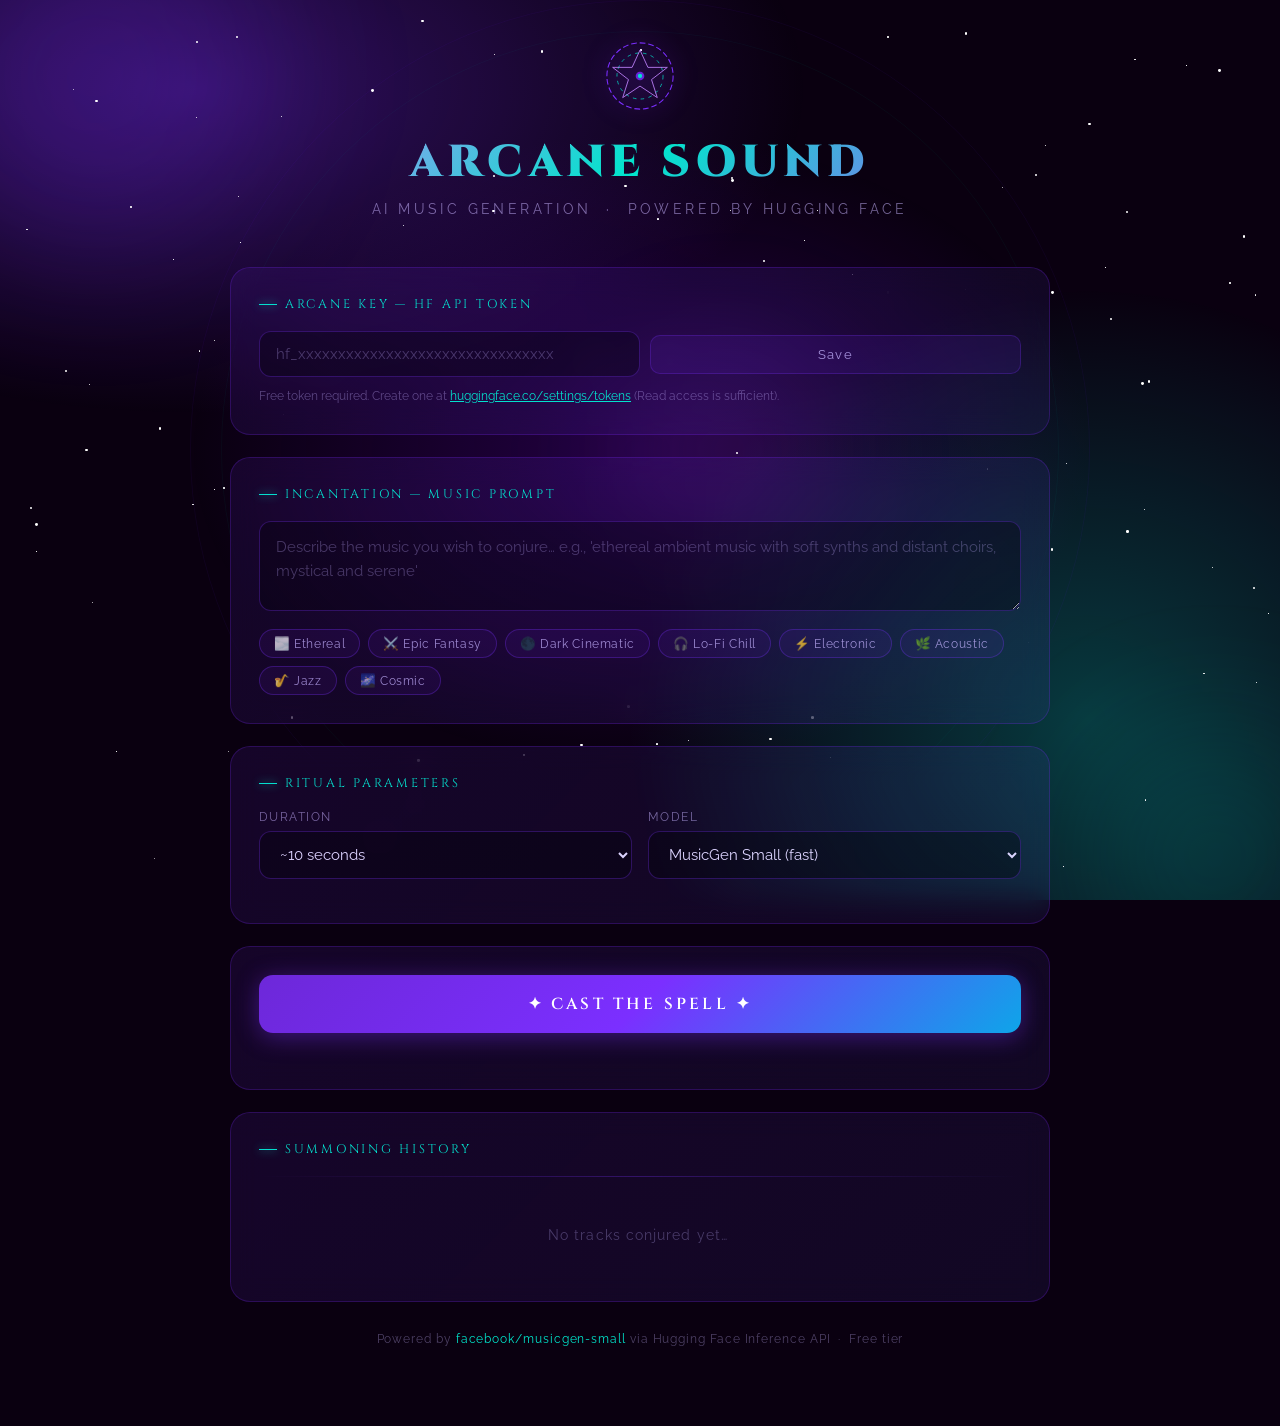
<file: music-generator.html>
<!DOCTYPE html>
<html lang="en">
<head>
    <meta charset="UTF-8">
    <meta name="viewport" content="width=device-width, initial-scale=1.0">
    <title>Arcane Sound — AI Music Generator</title>
    <style>
        @import url('https://fonts.googleapis.com/css2?family=Cinzel:wght@400;600;900&family=Raleway:wght@300;400;600&display=swap');

        :root {
            --purple: #7b2fff;
            --teal: #00e5cc;
            --deep: #0a0010;
            --mid: #120025;
            --surface: rgba(123, 47, 255, 0.07);
            --border: rgba(123, 47, 255, 0.25);
            --glow-purple: 0 0 30px rgba(123, 47, 255, 0.5);
            --glow-teal: 0 0 30px rgba(0, 229, 204, 0.5);
        }

        * { margin: 0; padding: 0; box-sizing: border-box; }

        body {
            font-family: 'Raleway', sans-serif;
            background: var(--deep);
            color: #e0d6ff;
            min-height: 100vh;
            overflow-x: hidden;
            position: relative;
        }

        /* Animated cosmic background */
        .cosmos {
            position: fixed;
            inset: 0;
            z-index: 0;
            pointer-events: none;
            overflow: hidden;
        }

        .cosmos::before {
            content: '';
            position: absolute;
            inset: 0;
            background:
                radial-gradient(ellipse 80% 60% at 15% 10%, rgba(123, 47, 255, 0.35) 0%, transparent 60%),
                radial-gradient(ellipse 60% 80% at 85% 80%, rgba(0, 229, 204, 0.25) 0%, transparent 60%),
                radial-gradient(ellipse 50% 50% at 50% 50%, rgba(60, 0, 120, 0.5) 0%, transparent 70%);
            animation: cosmosShift 14s ease-in-out infinite alternate;
        }

        @keyframes cosmosShift {
            0%   { opacity: 0.8; transform: scale(1); }
            100% { opacity: 1;   transform: scale(1.06); }
        }

        /* Floating orbs */
        .orb {
            position: absolute;
            border-radius: 50%;
            filter: blur(70px);
            animation: orbFloat linear infinite;
            pointer-events: none;
        }
        .orb1 { width: 350px; height: 350px; background: rgba(123,47,255,0.18); top: -100px; left: -80px; animation-duration: 20s; }
        .orb2 { width: 250px; height: 250px; background: rgba(0,229,204,0.12); bottom: -80px; right: -60px; animation-duration: 17s; animation-delay: -6s; }
        .orb3 { width: 180px; height: 180px; background: rgba(180,80,255,0.15); top: 40%; left: 50%; animation-duration: 25s; animation-delay: -10s; }

        @keyframes orbFloat {
            0%   { transform: translate(0,0) scale(1); }
            33%  { transform: translate(30px, -40px) scale(1.08); }
            66%  { transform: translate(-20px, 20px) scale(0.95); }
            100% { transform: translate(0,0) scale(1); }
        }

        /* Stars */
        .stars { position: absolute; inset: 0; }
        .star {
            position: absolute;
            border-radius: 50%;
            background: white;
            animation: twinkle ease-in-out infinite;
        }
        @keyframes twinkle {
            0%, 100% { opacity: 0.1; transform: scale(1); }
            50%       { opacity: 0.8; transform: scale(1.4); }
        }

        /* Sigil ring decoration */
        .sigil-ring {
            position: fixed;
            top: 50%;
            left: 50%;
            transform: translate(-50%, -50%);
            width: 900px;
            height: 900px;
            border-radius: 50%;
            border: 1px solid rgba(123, 47, 255, 0.06);
            pointer-events: none;
            z-index: 0;
            animation: sigilRotate 60s linear infinite;
        }
        .sigil-ring::before {
            content: '';
            position: absolute;
            inset: 30px;
            border-radius: 50%;
            border: 1px solid rgba(0, 229, 204, 0.04);
        }
        @keyframes sigilRotate { to { transform: translate(-50%, -50%) rotate(360deg); } }

        /* Layout */
        .wrapper {
            position: relative;
            z-index: 1;
            max-width: 860px;
            margin: 0 auto;
            padding: 40px 20px 80px;
        }

        /* Header */
        header {
            text-align: center;
            margin-bottom: 50px;
        }

        .logo-glyph {
            width: 72px;
            height: 72px;
            margin: 0 auto 20px;
            position: relative;
        }
        .logo-glyph svg {
            width: 100%;
            height: 100%;
            animation: glyphSpin 8s linear infinite;
            filter: drop-shadow(0 0 12px var(--purple));
        }
        @keyframes glyphSpin { to { transform: rotate(360deg); } }

        h1 {
            font-family: 'Cinzel', serif;
            font-size: clamp(1.8rem, 5vw, 2.8rem);
            font-weight: 900;
            letter-spacing: 0.12em;
            background: linear-gradient(135deg, #c084fc, var(--teal), #a855f7);
            -webkit-background-clip: text;
            -webkit-text-fill-color: transparent;
            background-clip: text;
            text-shadow: none;
            animation: titleShimmer 4s ease-in-out infinite alternate;
        }
        @keyframes titleShimmer {
            0%   { filter: brightness(1); }
            100% { filter: brightness(1.3); }
        }

        .subtitle {
            margin-top: 8px;
            font-size: 0.85rem;
            color: rgba(200, 180, 255, 0.55);
            letter-spacing: 0.25em;
            text-transform: uppercase;
        }

        /* Cards */
        .card {
            background: var(--surface);
            border: 1px solid var(--border);
            border-radius: 20px;
            padding: 28px;
            margin-bottom: 22px;
            backdrop-filter: blur(14px);
            position: relative;
            overflow: hidden;
            transition: border-color 0.3s;
        }
        .card::before {
            content: '';
            position: absolute;
            inset: 0;
            background: linear-gradient(135deg, rgba(123,47,255,0.04), rgba(0,229,204,0.02));
            pointer-events: none;
        }
        .card:hover { border-color: rgba(123, 47, 255, 0.45); }

        .card-title {
            font-family: 'Cinzel', serif;
            font-size: 0.78rem;
            letter-spacing: 0.22em;
            text-transform: uppercase;
            color: var(--teal);
            margin-bottom: 18px;
            display: flex;
            align-items: center;
            gap: 8px;
        }
        .card-title::before {
            content: '';
            display: inline-block;
            width: 18px;
            height: 1px;
            background: var(--teal);
            box-shadow: 0 0 8px var(--teal);
        }

        /* Token input */
        .token-row {
            display: flex;
            gap: 10px;
            align-items: center;
        }
        .token-row input {
            flex: 1;
        }
        .token-save {
            white-space: nowrap;
            padding: 12px 20px;
            font-size: 0.78rem;
        }

        /* Inputs */
        input, textarea, select {
            width: 100%;
            padding: 13px 16px;
            background: rgba(0,0,0,0.35);
            border: 1px solid rgba(123,47,255,0.3);
            border-radius: 12px;
            color: #e0d6ff;
            font-family: 'Raleway', sans-serif;
            font-size: 0.95rem;
            transition: border-color 0.3s, box-shadow 0.3s;
            outline: none;
        }
        input:focus, textarea:focus, select:focus {
            border-color: var(--purple);
            box-shadow: 0 0 0 3px rgba(123,47,255,0.15), var(--glow-purple);
        }
        input::placeholder, textarea::placeholder {
            color: rgba(200,180,255,0.3);
        }
        select option { background: #1a0035; }

        textarea {
            resize: vertical;
            min-height: 90px;
            line-height: 1.6;
        }

        /* Presets */
        .presets {
            display: flex;
            flex-wrap: wrap;
            gap: 8px;
            margin-top: 14px;
        }

        .preset-btn {
            padding: 6px 14px;
            border: 1px solid rgba(123,47,255,0.3);
            border-radius: 20px;
            background: rgba(123,47,255,0.08);
            color: rgba(200,180,255,0.75);
            font-family: 'Raleway', sans-serif;
            font-size: 0.78rem;
            cursor: pointer;
            transition: all 0.2s;
            letter-spacing: 0.05em;
        }
        .preset-btn:hover, .preset-btn.active {
            background: rgba(123,47,255,0.25);
            border-color: var(--purple);
            color: #e0d6ff;
            box-shadow: 0 0 12px rgba(123,47,255,0.35);
        }

        /* Controls row */
        .controls-row {
            display: grid;
            grid-template-columns: 1fr 1fr;
            gap: 16px;
            margin-bottom: 16px;
        }
        @media (max-width: 520px) { .controls-row { grid-template-columns: 1fr; } }

        .control-group label {
            display: block;
            font-size: 0.75rem;
            color: rgba(200,180,255,0.55);
            letter-spacing: 0.12em;
            text-transform: uppercase;
            margin-bottom: 7px;
        }

        /* Generate button */
        .generate-btn {
            width: 100%;
            padding: 18px;
            background: linear-gradient(135deg, #6d28d9, #7b2fff, #0ea5e9);
            border: none;
            border-radius: 14px;
            color: white;
            font-family: 'Cinzel', serif;
            font-size: 1rem;
            font-weight: 600;
            letter-spacing: 0.2em;
            cursor: pointer;
            position: relative;
            overflow: hidden;
            transition: transform 0.2s, box-shadow 0.3s;
            box-shadow: 0 4px 24px rgba(123,47,255,0.4);
        }
        .generate-btn::before {
            content: '';
            position: absolute;
            inset: 0;
            background: linear-gradient(90deg, transparent 0%, rgba(255,255,255,0.12) 50%, transparent 100%);
            transform: translateX(-100%);
            transition: transform 0.6s;
        }
        .generate-btn:hover::before { transform: translateX(100%); }
        .generate-btn:hover {
            transform: translateY(-2px);
            box-shadow: 0 8px 32px rgba(123,47,255,0.55);
        }
        .generate-btn:active { transform: translateY(0); }
        .generate-btn:disabled {
            opacity: 0.6;
            cursor: not-allowed;
            transform: none;
        }

        /* Spell casting animation */
        .casting-ring {
            display: none;
            width: 60px;
            height: 60px;
            margin: 0 auto 16px;
            position: relative;
        }
        .casting-ring.active { display: block; }
        .casting-ring .ring {
            position: absolute;
            inset: 0;
            border-radius: 50%;
            border: 2px solid transparent;
            animation: castSpin linear infinite;
        }
        .casting-ring .ring:nth-child(1) {
            border-top-color: var(--purple);
            animation-duration: 1s;
        }
        .casting-ring .ring:nth-child(2) {
            inset: 8px;
            border-right-color: var(--teal);
            animation-duration: 1.4s;
            animation-direction: reverse;
        }
        .casting-ring .ring:nth-child(3) {
            inset: 16px;
            border-bottom-color: #c084fc;
            animation-duration: 0.8s;
        }
        @keyframes castSpin { to { transform: rotate(360deg); } }

        .status-text {
            text-align: center;
            font-size: 0.82rem;
            color: rgba(200,180,255,0.6);
            letter-spacing: 0.1em;
            margin-top: 8px;
            min-height: 20px;
            font-style: italic;
        }

        /* Player */
        .player-card {
            display: none;
        }
        .player-card.visible { display: block; }

        .track-info {
            display: flex;
            align-items: center;
            gap: 16px;
            margin-bottom: 20px;
        }

        .vinyl {
            width: 56px;
            height: 56px;
            border-radius: 50%;
            background: conic-gradient(
                #7b2fff 0deg, #0ea5e9 60deg, #00e5cc 120deg,
                #7b2fff 180deg, #0ea5e9 240deg, #00e5cc 300deg, #7b2fff 360deg
            );
            flex-shrink: 0;
            position: relative;
            box-shadow: var(--glow-purple);
        }
        .vinyl::after {
            content: '';
            position: absolute;
            top: 50%;
            left: 50%;
            transform: translate(-50%, -50%);
            width: 16px;
            height: 16px;
            border-radius: 50%;
            background: var(--deep);
            border: 2px solid rgba(123,47,255,0.4);
        }
        .vinyl.spinning { animation: vinylSpin 3s linear infinite; }
        @keyframes vinylSpin { to { transform: rotate(360deg); } }

        .track-meta { flex: 1; overflow: hidden; }
        .track-name {
            font-family: 'Cinzel', serif;
            font-size: 0.9rem;
            color: #e0d6ff;
            white-space: nowrap;
            overflow: hidden;
            text-overflow: ellipsis;
        }
        .track-sub {
            font-size: 0.72rem;
            color: rgba(200,180,255,0.45);
            letter-spacing: 0.1em;
            text-transform: uppercase;
            margin-top: 3px;
        }

        /* Waveform visualizer */
        .waveform {
            display: flex;
            align-items: center;
            justify-content: center;
            gap: 3px;
            height: 48px;
            margin-bottom: 18px;
        }
        .wave-bar {
            width: 4px;
            border-radius: 2px;
            background: linear-gradient(to top, var(--purple), var(--teal));
            transition: height 0.15s ease;
        }
        .waveform.idle .wave-bar { height: 4px; opacity: 0.4; }
        .waveform.playing .wave-bar { animation: waveAnim ease-in-out infinite alternate; }
        @keyframes waveAnim {
            from { height: 4px; }
            to   { height: var(--peak, 32px); }
        }

        /* Audio element */
        audio {
            width: 100%;
            border-radius: 10px;
            margin-bottom: 14px;
            accent-color: var(--purple);
        }
        audio::-webkit-media-controls-panel {
            background: rgba(30, 0, 60, 0.8);
        }

        .player-actions {
            display: flex;
            gap: 10px;
        }

        .action-btn {
            flex: 1;
            padding: 11px;
            border-radius: 10px;
            border: 1px solid var(--border);
            background: rgba(123,47,255,0.1);
            color: rgba(200,180,255,0.8);
            font-family: 'Raleway', sans-serif;
            font-size: 0.8rem;
            letter-spacing: 0.1em;
            cursor: pointer;
            transition: all 0.2s;
            display: flex;
            align-items: center;
            justify-content: center;
            gap: 6px;
        }
        .action-btn:hover {
            background: rgba(123,47,255,0.25);
            border-color: var(--purple);
            color: #e0d6ff;
        }

        /* History */
        .history-list {
            display: flex;
            flex-direction: column;
            gap: 10px;
            max-height: 280px;
            overflow-y: auto;
            padding-right: 4px;
        }
        .history-list::-webkit-scrollbar { width: 4px; }
        .history-list::-webkit-scrollbar-track { background: transparent; }
        .history-list::-webkit-scrollbar-thumb {
            background: rgba(123,47,255,0.4);
            border-radius: 2px;
        }

        .history-item {
            display: flex;
            align-items: center;
            gap: 12px;
            padding: 12px 14px;
            background: rgba(0,0,0,0.25);
            border: 1px solid rgba(123,47,255,0.15);
            border-radius: 12px;
            cursor: pointer;
            transition: all 0.2s;
        }
        .history-item:hover {
            background: rgba(123,47,255,0.12);
            border-color: rgba(123,47,255,0.4);
        }
        .history-item .hi-icon {
            font-size: 1.2rem;
            flex-shrink: 0;
        }
        .history-item .hi-info { flex: 1; overflow: hidden; }
        .history-item .hi-prompt {
            font-size: 0.82rem;
            color: #c4b5fd;
            white-space: nowrap;
            overflow: hidden;
            text-overflow: ellipsis;
        }
        .history-item .hi-meta {
            font-size: 0.7rem;
            color: rgba(200,180,255,0.4);
            margin-top: 2px;
        }
        .hi-play {
            width: 30px;
            height: 30px;
            border-radius: 50%;
            background: rgba(123,47,255,0.2);
            border: 1px solid rgba(123,47,255,0.35);
            display: flex;
            align-items: center;
            justify-content: center;
            color: var(--teal);
            font-size: 0.75rem;
            flex-shrink: 0;
            transition: all 0.2s;
        }
        .history-item:hover .hi-play {
            background: rgba(123,47,255,0.4);
        }

        /* Alert / messages */
        .alert {
            padding: 13px 16px;
            border-radius: 10px;
            font-size: 0.84rem;
            margin-bottom: 16px;
            display: none;
            border: 1px solid;
        }
        .alert.show { display: block; }
        .alert.error {
            background: rgba(255, 50, 80, 0.1);
            border-color: rgba(255, 50, 80, 0.4);
            color: #fca5a5;
        }
        .alert.success {
            background: rgba(0, 229, 204, 0.08);
            border-color: rgba(0, 229, 204, 0.3);
            color: #99f6e4;
        }
        .alert.info {
            background: rgba(123, 47, 255, 0.08);
            border-color: rgba(123, 47, 255, 0.3);
            color: #c4b5fd;
        }

        /* HF link */
        .hf-link {
            text-align: center;
            font-size: 0.72rem;
            color: rgba(200,180,255,0.35);
            margin-top: 30px;
            letter-spacing: 0.08em;
        }
        .hf-link a { color: var(--teal); text-decoration: none; }
        .hf-link a:hover { text-decoration: underline; }

        /* Divider */
        .divider {
            height: 1px;
            background: linear-gradient(90deg, transparent, rgba(123,47,255,0.3), transparent);
            margin: 6px 0 20px;
        }

        /* Empty state */
        .empty-history {
            text-align: center;
            padding: 30px;
            color: rgba(200,180,255,0.3);
            font-size: 0.85rem;
            letter-spacing: 0.08em;
        }
    </style>
</head>
<body>

<!-- Cosmic background -->
<div class="cosmos">
    <div class="orb orb1"></div>
    <div class="orb orb2"></div>
    <div class="orb orb3"></div>
    <div class="stars" id="stars"></div>
</div>
<div class="sigil-ring"></div>

<div class="wrapper">

    <!-- Header -->
    <header>
        <div class="logo-glyph">
            <svg viewBox="0 0 100 100" fill="none" xmlns="http://www.w3.org/2000/svg">
                <circle cx="50" cy="50" r="46" stroke="#7b2fff" stroke-width="1.5" stroke-dasharray="8 4"/>
                <circle cx="50" cy="50" r="32" stroke="#00e5cc" stroke-width="1" stroke-dasharray="5 6"/>
                <polygon points="50,14 61,38 88,38 66,55 74,80 50,64 26,80 34,55 12,38 39,38" fill="none" stroke="#c084fc" stroke-width="1.2"/>
                <circle cx="50" cy="50" r="6" fill="#7b2fff" opacity="0.8"/>
                <circle cx="50" cy="50" r="3" fill="#00e5cc"/>
            </svg>
        </div>
        <h1>ARCANE SOUND</h1>
        <p class="subtitle">AI Music Generation &nbsp;·&nbsp; Powered by Hugging Face</p>
    </header>

    <!-- API Token -->
    <div class="card">
        <div class="card-title">Arcane Key — HF API Token</div>
        <div class="token-row">
            <input type="password" id="hfToken" placeholder="hf_xxxxxxxxxxxxxxxxxxxxxxxxxxxxxxxx"
                   autocomplete="off" spellcheck="false">
            <button class="action-btn token-save" onclick="saveToken()">Save</button>
        </div>
        <p style="font-size:0.73rem; color:rgba(200,180,255,0.38); margin-top:10px; line-height:1.6;">
            Free token required. Create one at
            <a href="https://huggingface.co/settings/tokens" target="_blank" style="color:var(--teal);">huggingface.co/settings/tokens</a>
            (Read access is sufficient).
        </p>
    </div>

    <!-- Prompt -->
    <div class="card">
        <div class="card-title">Incantation — Music Prompt</div>
        <textarea id="prompt"
            placeholder="Describe the music you wish to conjure… e.g., 'ethereal ambient music with soft synths and distant choirs, mystical and serene'"
        ></textarea>

        <div class="presets" id="presets">
            <button class="preset-btn" onclick="applyPreset(this, 'ethereal ambient music with soft synths, mystical atmosphere, floating melodies')">🌫️ Ethereal</button>
            <button class="preset-btn" onclick="applyPreset(this, 'epic orchestral fantasy music with powerful drums and soaring strings')">⚔️ Epic Fantasy</button>
            <button class="preset-btn" onclick="applyPreset(this, 'dark cinematic music, ominous atmosphere, low drones and haunting melody')">🌑 Dark Cinematic</button>
            <button class="preset-btn" onclick="applyPreset(this, 'upbeat lo-fi hip hop, chill beats, vinyl crackle, relaxing vibes')">🎧 Lo-Fi Chill</button>
            <button class="preset-btn" onclick="applyPreset(this, 'energetic electronic dance music, pulsing bass, euphoric synth leads')">⚡ Electronic</button>
            <button class="preset-btn" onclick="applyPreset(this, 'peaceful acoustic guitar, warm and gentle, sunrise mood, soft fingerpicking')">🌿 Acoustic</button>
            <button class="preset-btn" onclick="applyPreset(this, 'jazz piano trio, late night bar atmosphere, improvisation, smooth and cool')">🎷 Jazz</button>
            <button class="preset-btn" onclick="applyPreset(this, 'cosmic space music, interstellar journey, evolving textures, zero gravity feeling')">🌌 Cosmic</button>
        </div>
    </div>

    <!-- Controls -->
    <div class="card">
        <div class="card-title">Ritual Parameters</div>
        <div class="controls-row">
            <div class="control-group">
                <label>Duration</label>
                <select id="duration">
                    <option value="256">~5 seconds</option>
                    <option value="512" selected>~10 seconds</option>
                    <option value="768">~15 seconds</option>
                    <option value="1024">~20 seconds</option>
                    <option value="1500">~30 seconds</option>
                </select>
            </div>
            <div class="control-group">
                <label>Model</label>
                <select id="model">
                    <option value="facebook/musicgen-small" selected>MusicGen Small (fast)</option>
                    <option value="facebook/musicgen-medium">MusicGen Medium (richer)</option>
                </select>
            </div>
        </div>
    </div>

    <!-- Alert -->
    <div class="alert" id="alert"></div>

    <!-- Generate -->
    <div class="card">
        <div class="casting-ring" id="castingRing">
            <div class="ring"></div>
            <div class="ring"></div>
            <div class="ring"></div>
        </div>
        <button class="generate-btn" id="generateBtn" onclick="generateMusic()">
            ✦ CAST THE SPELL ✦
        </button>
        <p class="status-text" id="statusText"></p>
    </div>

    <!-- Player -->
    <div class="card player-card" id="playerCard">
        <div class="card-title">Now Playing</div>
        <div class="track-info">
            <div class="vinyl" id="vinyl"></div>
            <div class="track-meta">
                <div class="track-name" id="trackName">Generated Track</div>
                <div class="track-sub" id="trackSub">Arcane Sound · AI Generated</div>
            </div>
        </div>

        <div class="waveform idle" id="waveform"></div>

        <audio id="audioPlayer" controls onplay="onPlay()" onpause="onPause()" onended="onPause()"></audio>

        <div class="player-actions">
            <button class="action-btn" onclick="downloadTrack()">
                ⬇ Download
            </button>
            <button class="action-btn" onclick="regenerate()">
                ↺ Regenerate
            </button>
        </div>
    </div>

    <!-- History -->
    <div class="card">
        <div class="card-title">Summoning History</div>
        <div class="divider"></div>
        <div class="history-list" id="historyList">
            <div class="empty-history">No tracks conjured yet…</div>
        </div>
    </div>

    <p class="hf-link">
        Powered by <a href="https://huggingface.co/facebook/musicgen-small" target="_blank">facebook/musicgen-small</a>
        via Hugging Face Inference API &nbsp;·&nbsp; Free tier
    </p>

</div>

<script>
    // ── State ──────────────────────────────────────────────────
    let currentAudioBlob = null;
    let currentPrompt = '';
    let history = [];

    // ── Init ──────────────────────────────────────────────────
    window.addEventListener('DOMContentLoaded', () => {
        generateStars();
        buildWaveform();
        loadHistory();

        const saved = localStorage.getItem('hf_token');
        if (saved) document.getElementById('hfToken').value = saved;
    });

    // ── Stars ─────────────────────────────────────────────────
    function generateStars() {
        const container = document.getElementById('stars');
        for (let i = 0; i < 120; i++) {
            const s = document.createElement('div');
            s.className = 'star';
            const size = Math.random() * 2.5 + 0.5;
            s.style.cssText = `
                width:${size}px; height:${size}px;
                top:${Math.random() * 100}%;
                left:${Math.random() * 100}%;
                animation-duration:${2 + Math.random() * 4}s;
                animation-delay:${-Math.random() * 5}s;
            `;
            container.appendChild(s);
        }
    }

    // ── Waveform ──────────────────────────────────────────────
    function buildWaveform() {
        const wf = document.getElementById('waveform');
        wf.innerHTML = '';
        const bars = 38;
        for (let i = 0; i < bars; i++) {
            const b = document.createElement('div');
            b.className = 'wave-bar';
            const peak = 8 + Math.random() * 36;
            b.style.cssText = `
                height: 4px;
                --peak: ${peak}px;
                animation-duration: ${0.4 + Math.random() * 0.6}s;
                animation-delay: ${-Math.random()}s;
            `;
            wf.appendChild(b);
        }
    }

    // ── Token ─────────────────────────────────────────────────
    function saveToken() {
        const token = document.getElementById('hfToken').value.trim();
        if (!token) { showAlert('Please enter your HF API token.', 'error'); return; }
        localStorage.setItem('hf_token', token);
        showAlert('Token saved securely in your browser.', 'success');
    }

    function getToken() {
        return (document.getElementById('hfToken').value.trim() ||
                localStorage.getItem('hf_token') || '');
    }

    // ── Presets ───────────────────────────────────────────────
    function applyPreset(btn, text) {
        document.getElementById('prompt').value = text;
        document.querySelectorAll('.preset-btn').forEach(b => b.classList.remove('active'));
        btn.classList.add('active');
    }

    // ── Alert ─────────────────────────────────────────────────
    function showAlert(msg, type = 'info') {
        const el = document.getElementById('alert');
        el.textContent = msg;
        el.className = `alert ${type} show`;
        setTimeout(() => el.classList.remove('show'), 6000);
    }

    // ── Status ────────────────────────────────────────────────
    const statusMessages = [
        'Consulting the ancient algorithms…',
        'Weaving sonic frequencies…',
        'Channeling the music spirits…',
        'Aligning harmonic resonance…',
        'Binding the melody runes…',
        'Invoking the rhythm arcana…',
        'Please wait — cold starts may take ~30 s…',
    ];
    let statusCycle;

    function startStatus() {
        let i = 0;
        document.getElementById('statusText').textContent = statusMessages[0];
        statusCycle = setInterval(() => {
            i = (i + 1) % statusMessages.length;
            document.getElementById('statusText').textContent = statusMessages[i];
        }, 2800);
    }

    function stopStatus(msg = '') {
        clearInterval(statusCycle);
        document.getElementById('statusText').textContent = msg;
    }

    // ── Generate ──────────────────────────────────────────────
    async function generateMusic() {
        const token = getToken();
        if (!token) {
            showAlert('Please enter your Hugging Face API token first.', 'error');
            return;
        }

        const prompt = document.getElementById('prompt').value.trim();
        if (!prompt) {
            showAlert('Please describe the music you want to generate.', 'error');
            return;
        }

        const maxTokens = parseInt(document.getElementById('duration').value);
        const model = document.getElementById('model').value;

        // UI: start
        const btn = document.getElementById('generateBtn');
        btn.disabled = true;
        document.getElementById('castingRing').classList.add('active');
        startStatus();
        clearAlert();

        try {
            const response = await fetch(
                `https://api-inference.huggingface.co/models/${model}`,
                {
                    method: 'POST',
                    headers: {
                        Authorization: `Bearer ${token}`,
                        'Content-Type': 'application/json',
                    },
                    body: JSON.stringify({
                        inputs: prompt,
                        parameters: { max_new_tokens: maxTokens },
                    }),
                }
            );

            if (!response.ok) {
                let errMsg = `API error ${response.status}`;
                try {
                    const errJson = await response.json();
                    if (errJson.error) errMsg = errJson.error;
                    if (errJson.estimated_time) {
                        errMsg += ` — Model loading, retry in ~${Math.ceil(errJson.estimated_time)}s`;
                    }
                } catch (_) {}

                if (response.status === 401) errMsg = 'Invalid API token. Check your Hugging Face token.';
                if (response.status === 503) errMsg = 'Model is loading on HF servers. Please wait ~20–30 s and try again.';

                throw new Error(errMsg);
            }

            const blob = await response.blob();
            if (blob.size < 1000) throw new Error('Response too small — model may still be loading. Try again in a moment.');

            currentAudioBlob = blob;
            currentPrompt = prompt;

            playBlob(blob, prompt);
            addToHistory(prompt, blob, model);
            stopStatus('✦ Track conjured successfully');

        } catch (err) {
            stopStatus('');
            showAlert(err.message, 'error');
            console.error(err);
        } finally {
            btn.disabled = false;
            document.getElementById('castingRing').classList.remove('active');
        }
    }

    function clearAlert() {
        const el = document.getElementById('alert');
        el.classList.remove('show');
    }

    // ── Player ────────────────────────────────────────────────
    function playBlob(blob, label) {
        const url = URL.createObjectURL(blob);
        const audio = document.getElementById('audioPlayer');
        audio.src = url;
        audio.play().catch(() => {});

        document.getElementById('trackName').textContent =
            label.length > 60 ? label.slice(0, 57) + '…' : label;

        const card = document.getElementById('playerCard');
        card.classList.add('visible');
        card.scrollIntoView({ behavior: 'smooth', block: 'nearest' });

        buildWaveform();
    }

    function onPlay() {
        document.getElementById('vinyl').classList.add('spinning');
        document.getElementById('waveform').className = 'waveform playing';
    }

    function onPause() {
        document.getElementById('vinyl').classList.remove('spinning');
        document.getElementById('waveform').className = 'waveform idle';
    }

    function downloadTrack() {
        if (!currentAudioBlob) return;
        const a = document.createElement('a');
        a.href = URL.createObjectURL(currentAudioBlob);
        a.download = `arcane-sound-${Date.now()}.wav`;
        a.click();
    }

    function regenerate() {
        generateMusic();
    }

    // ── History ───────────────────────────────────────────────
    function addToHistory(prompt, blob, model) {
        const entry = {
            id: Date.now(),
            prompt,
            model,
            url: URL.createObjectURL(blob),
            ts: new Date().toLocaleTimeString(),
        };
        history.unshift(entry);
        if (history.length > 20) history.pop();
        renderHistory();
    }

    function renderHistory() {
        const list = document.getElementById('historyList');
        if (history.length === 0) {
            list.innerHTML = '<div class="empty-history">No tracks conjured yet…</div>';
            return;
        }
        list.innerHTML = history.map(entry => `
            <div class="history-item" onclick="playFromHistory('${entry.id}')">
                <div class="hi-icon">🎵</div>
                <div class="hi-info">
                    <div class="hi-prompt">${entry.prompt}</div>
                    <div class="hi-meta">${entry.ts} &nbsp;·&nbsp; ${entry.model.split('/')[1]}</div>
                </div>
                <div class="hi-play">▶</div>
            </div>
        `).join('');
    }

    function playFromHistory(id) {
        const entry = history.find(h => String(h.id) === String(id));
        if (!entry) return;
        const audio = document.getElementById('audioPlayer');
        audio.src = entry.url;
        audio.play().catch(() => {});
        document.getElementById('trackName').textContent =
            entry.prompt.length > 60 ? entry.prompt.slice(0, 57) + '…' : entry.prompt;
        document.getElementById('playerCard').classList.add('visible');
        buildWaveform();
    }

    function loadHistory() {
        renderHistory();
    }
</script>

</body>
</html>
</file>
